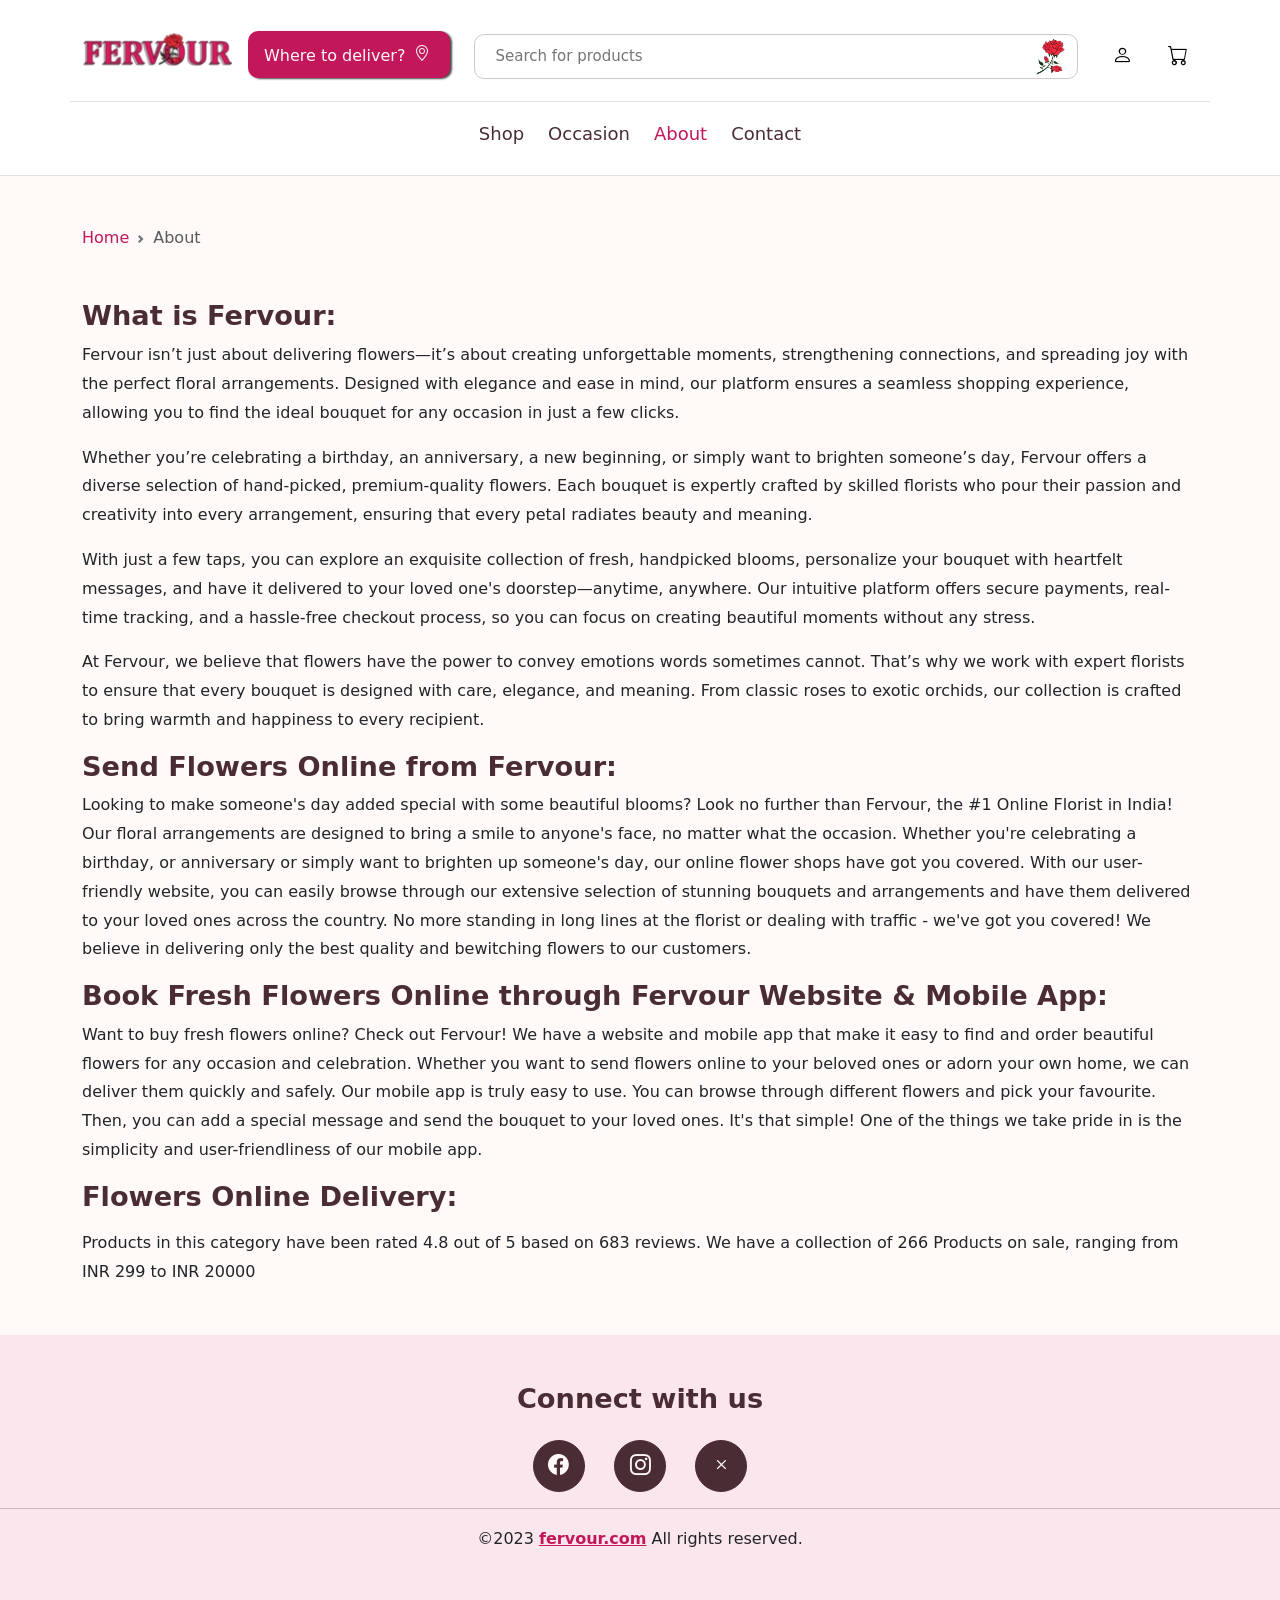
<file: about.html>
<!doctype html>
<html lang="en">

<head>
    <meta charset="utf-8">
    <meta name="viewport" content="width=device-width, initial-scale=1">
    <link rel="icon" type="image/webp" href="images/fe-ico.webp">
    <title>About Fervour | Premium Online Florist in India</title>
    <meta name="description" content="Discover Fervour, India’s trusted online florist crafting premium flower bouquets for every occasion. Learn about our passion for fresh blooms, seamless delivery, and creating unforgettable moments.">

    <link rel="stylesheet" href="https://cdn.jsdelivr.net/npm/bootstrap@5.3.0/dist/css/bootstrap.min.css"
        integrity="sha384-9ndCyUaIbzAi2FUVXJi0CjmCapSmO7SnpJef0486qhLnuZ2cdeRhO02iuK6FUUVM" crossorigin="anonymous">
    <link rel="stylesheet" href="https://cdn.jsdelivr.net/npm/bootstrap-icons@1.10.5/font/bootstrap-icons.css">  

<link rel="stylesheet" href="css/style.css">

<style>
</style>

</head>
<body class="websitebg">

  
<header class="sticky-top">
  <nav class="navbar bg-white border-bottom" id="navbar">

    <!-- ================= ROW 1 ================= -->
    <div class="container d-flex align-items-center justify-content-between py-2">

      <!-- LEFT: LOGO + DELIVERY -->
      <div class="d-flex align-items-center gap-3">
        <a href="index.html" class="navbar-brand m-0">
                 <img
                   src="images/logo.webp"
                   alt="Fervour Logo"
                   width="150"
                   height="90"
                   loading="eager"
                   fetchpriority="high">
        </a>

        <!-- DELIVERY (DESKTOP) -->
        <button
          type="button"
          class="btn  d-none d-lg-block"
          data-bs-toggle="modal"
          data-bs-target="#exampleModal2"
          aria-label="Delivery Location">
          Where to deliver? <i class="bi bi-geo-alt"></i>
        </button>
      </div>

      <!-- CENTER: SEARCH (DESKTOP) -->
      <div class="d-none d-md-block flex-grow-1 px-4">
        <form class="header-form-search" action="/search" method="get">
          <input
            class="formControl"
            type="text"
            name="q"
            title="Search for products, brands"
            placeholder="Search for products"
            autocomplete="off">

          <input type="hidden" name="otracker" value="search">
          <input type="hidden" name="otracker1" value="search">
          <input type="hidden" name="marketplace" value="FLIPKART">
          <input type="hidden" name="as-show" value="on">
          <input type="hidden" name="as" value="off">
        </form>
      </div>


      <!-- RIGHT: DESKTOP ICONS -->
      <div class="d-none d-md-flex align-items-center gap-3">
        <button
          class="sick-icons"
          data-bs-toggle="modal"
          data-bs-target="#exampleModal"
          aria-label="Account">
          <i class="bi bi-person"></i>
        </button>

        <a href="cart.html" class="sick-icons" aria-label="Cart">
          <i class="bi bi-cart"></i>
        </a>
      </div>

      <!-- MOBILE: SEARCH + TOGGLER -->
      <div class="d-flex d-md-none align-items-center gap-2 ms-auto">

        <!-- SEARCH -->
        <button
          class="sick-icons"
          data-bs-toggle="modal"
          data-bs-target="#exampleModal1"
          aria-label="Search">
          <i class="bi bi-search"></i>
        </button>

        <!-- HAMBURGER -->
        <button
          class="navbar-toggler"
          type="button"
          data-bs-toggle="offcanvas"
          data-bs-target="#offcanvasNavbar"
          aria-controls="offcanvasNavbar"
          aria-label="Toggle navigation">
          <span class="navbar-toggler-icon"></span>
        </button>
      </div>

    </div>

    <!-- ================= ROW 2 ================= -->
    <div class="container d-none d-md-flex justify-content-center border-top">
      <ul class="navbar-nav flex-row gap-4 py-2">
        <li class="nav-item"><a class="nav-link" href="shop.html">Shop</a></li>
        <li class="nav-item"><a class="nav-link" href="occasion-main.html">Occasion</a></li>
        <li class="nav-item"><a class="nav-link  active" href="about.html">About</a></li>
        <li class="nav-item"><a class="nav-link" href="contact.html">Contact</a></li>
      </ul>
    </div>

    <!-- ================= OFFCANVAS MOBILE MENU ================= -->
    <div class="offcanvas offcanvas-end d-md-none" tabindex="-1" id="offcanvasNavbar">
      <div class="offcanvas-header">
        <h5 class="offcanvas-title">Menu</h5>
        <button class="btn-close" data-bs-dismiss="offcanvas" aria-label="Close"></button>
      </div>

      <div class="offcanvas-body">
        <ul class="navbar-nav gap-2">
 
          <li class="nav-item"><a class="nav-link " href="index.html">Home</a></li>
          <li class="nav-item"><a class="nav-link" href="shop.html">Shop</a></li>
          <li class="nav-item"><a class="nav-link" href="occasion-main.html">Occasion</a></li>
          <li class="nav-item"><a class="nav-link  active" href="about.html">About</a></li>
          <li class="nav-item"><a class="nav-link" href="contact.html">Contact</a></li>
          <li class="nav-item"><a class="nav-link" href="exotic.html">Exotic</a></li>

          <hr>

          <li class="nav-item"><a class="nav-link" href="#">My Orders</a></li>
          <li class="nav-item"><a class="nav-link" href="cart.html">My Cart</a></li>
          <li class="nav-item"><a class="nav-link" href="#">My Wishlist</a></li>
          <li class="nav-item"><a class="nav-link" href="#">My Account</a></li>

          <hr>

          <li class="nav-item"><a class="nav-link" href="#">Legal</a></li>
          <li class="nav-item"><a class="nav-link" href="#">Log Out</a></li>

        </ul>
      </div>
    </div>

  </nav>
</header>






<main>


  <!-- breadcrumb -->
        <section class="breadcrumb">
             <div class="container py-3">
              <nav style="--bs-breadcrumb-divider: url(&#34;data:image/svg+xml,%3Csvg xmlns='http://www.w3.org/2000/svg' width='8' height='8'%3E%3Cpath d='M2.5 0L1 1.5 3.5 4 1 6.5 2.5 8l4-4-4-4z' fill='%236c757d'/%3E%3C/svg%3E&#34;);" aria-label="breadcrumb">
                  <ol class="breadcrumb">
                    <li class="breadcrumb-item text-primary"><a href="index.html">Home</a></li>
                    <li class="breadcrumb-item active" aria-current="page">About</li>
                  </ol>
                </nav>
           </div>
        </section>
          

        



      <section class="about">
        <div class="container">
          <h2>What is Fervour:</h2>
			    <p> Fervour isn’t just about delivering flowers—it’s about 
					creating unforgettable moments, strengthening connections, and spreading joy
					with the perfect floral arrangements. Designed with elegance and ease in mind, 
					our platform ensures a seamless shopping experience, allowing you to find the 
					ideal bouquet for any occasion in just a few clicks.
			   </p> 
         <p>Whether you’re celebrating a birthday, an anniversary, a new beginning, 
					or simply want to brighten someone’s day, Fervour offers a diverse selection of hand-picked,
					premium-quality flowers. Each bouquet is expertly crafted by skilled florists who pour their
				  passion and creativity into every arrangement, ensuring that every petal radiates beauty and meaning.
				 </p> 
				 <p>With just a few taps, you can explore an exquisite collection of fresh,
					handpicked blooms, personalize your bouquet with heartfelt messages, and have it
					delivered to your loved one's doorstep—anytime, anywhere. Our intuitive platform
				  offers secure payments, real-time tracking, and a hassle-free checkout process,
				  so you can focus on creating beautiful moments without any stress.
				 </p> 
				 <p>At Fervour, we believe that flowers have the power to
				  convey emotions words sometimes cannot. That’s why we work with expert 
				  florists to ensure that every bouquet is designed with care, elegance,
				  and meaning. From classic roses to exotic orchids, our collection is 
				  crafted to bring warmth and happiness to every recipient.
			   </p>	

			   <h2>Send Flowers Online from Fervour:</h2>
			   <p> Looking to make someone's day added special with some beautiful blooms? Look no further
				  than Fervour, the #1 Online Florist in India! Our floral arrangements are designed to
				  bring a smile to anyone's face, no matter what the occasion.
				  Whether you're celebrating a birthday, or anniversary or simply want to brighten up
				  someone's day, our online flower shops have got you covered. With our user-friendly
				  website, you can easily browse through our extensive selection of stunning bouquets and
				  arrangements and have them delivered to your loved ones across the country. No more
				  standing in long lines at the florist or dealing with traffic - we've got you covered!
				  We believe in delivering only the best quality and bewitching flowers to our customers.
			   </p>

			   <h2>Book Fresh Flowers Online through Fervour Website & Mobile App:</h2>
			   <p>Want to buy fresh flowers online? Check out Fervour! We have a website and mobile app
				  that make it easy to find and order beautiful flowers for any occasion and celebration.
				  Whether you want to send flowers online to your beloved ones or adorn your own home, we
				  can deliver them quickly and safely. Our mobile app is truly easy to use.
				  You can browse through different flowers and pick your favourite. Then, you can add a
				  special message and send the bouquet to your loved ones.
				  It's that simple! One of the things we take pride in is the simplicity and
				  user-friendliness of our mobile app.
			   </p>

			   <h2 class="mb-3 text-start">Flowers Online Delivery:</h2>
			   <p>Products in this category have been rated 4.8 out of 5 based on 683 reviews.
				  We have a collection of 266 Products on sale, ranging from INR 299 to INR 20000
			   </p>
        </div>
            
	    </section>  


</main>


           
           

           
<!-- footer -->
<footer class="premium mt-5 py-5">
   <div class="social-container">
  <h2>Connect with us</h2>

  <div class="social-row">
    <a href="#"><i class="bi bi-facebook social-icons"></i></a>
    <a href="#"><i class="bi bi-instagram social-icons"></i></a>
    <a href="#"><i class="bi bi-x social-icons"></i></a>
  </div>
</div>
         <hr>

         <div class="container text-center mt-3 mb-5">
                 ©2023 <a href="index.html" class="bottomtag">fervour.com</a> All rights reserved.
          </div>	   
</footer>	



<!-- modals -->
		  <div class="modal fade" id="exampleModal" tabindex="-1" aria-labelledby="exampleModalLabel" aria-hidden="true">
			  <div class="modal-dialog modal-fullscreen-md-down modal-dialog-centered">
			    <div class="modal-content  py-3">
				    <div class="modal-header p-0 ms-0 pb-3 border-1 border-bottom border-black">
					    <h6>Login</h6>
				    </div>
				    <div class="modal-body">
							<form>
							    <div class="mb-3">
								   <input type="text" name="uname" placeholder="Enter Email"
									  onblur="return validateForm()" required>
								   <span id="errorContact"></span>
                   </div>
	
                   <div class="mb-3">
								   <input type="password" placeholder="Enter Password" name="psw" required>
                   </div>

								   <input type="submit" value="Login">
								   <input type="button" value="Cancel" data-bs-dismiss="modal">

							</form>
				    </div>
				    <div class="modal-footer">
					    <span class="signIn"><a href="#">Sign-in</a></span>
				    </div>
			    </div>
			  </div>
		 </div> 

       <!-- location modal-->
			             <div class="modal fade" id="exampleModal2" tabindex="-1" aria-labelledby="exampleModalLabel" aria-hidden="true">
						     <div class="modal-dialog modal-md modal-dialog-centered">
                                        <div class="modal-content py-3">
                                                         <div class="modal-header m-0 border-1 border-bottom border-black p-0">
                                                                        <h6><i class="bi bi-geo-alt"></i>Location</h6>
                                                         </div>     
                                                         <div class="modal-body p-3">
                                                                      <form>
                                                                                <input type="text" class="form-control" id="locationInput" placeholder="City / Area">

																<div class="mt-3">
                                                                                  <input type="text" class="form-control" id="pincode" placeholder="Pin code">
                                                                                </div>

																<div class="text-end mt-3">
                                                                                    <input type="submit" class="" value="Submit">
                                                                                </div>
														</form>
                                                         </div>
                                        </div>

					          </div>
					   </div>	


     

  <div class="modal fade" id="exampleModal1" tabindex="-1" aria-labelledby="exampleModalLabel" aria-hidden="true">
						<div class="modal-dialog modal-md modal-dialog-centered">
			    <div class="modal-content  py-3">
				   <div class="modal-body">
							 <form class="header-form-search" action="/search" method="get">
          <input
            class="formControl"
            type="text"
            name="q"
            title="Search for products, brands"
            placeholder="Search for products"
            autocomplete="off">

          <input type="hidden" name="otracker" value="search">
          <input type="hidden" name="otracker1" value="search">
          <input type="hidden" name="marketplace" value="FLIPKART">
          <input type="hidden" name="as-show" value="on">
          <input type="hidden" name="as" value="off">
        </form>
				   </div>
			    </div>
			</div>
		 </div> 



 

<script src="js/bootstrap.bundle.min.js"></script>
<script src="js/style.js" defer></script>

</body>
</html>
</file>
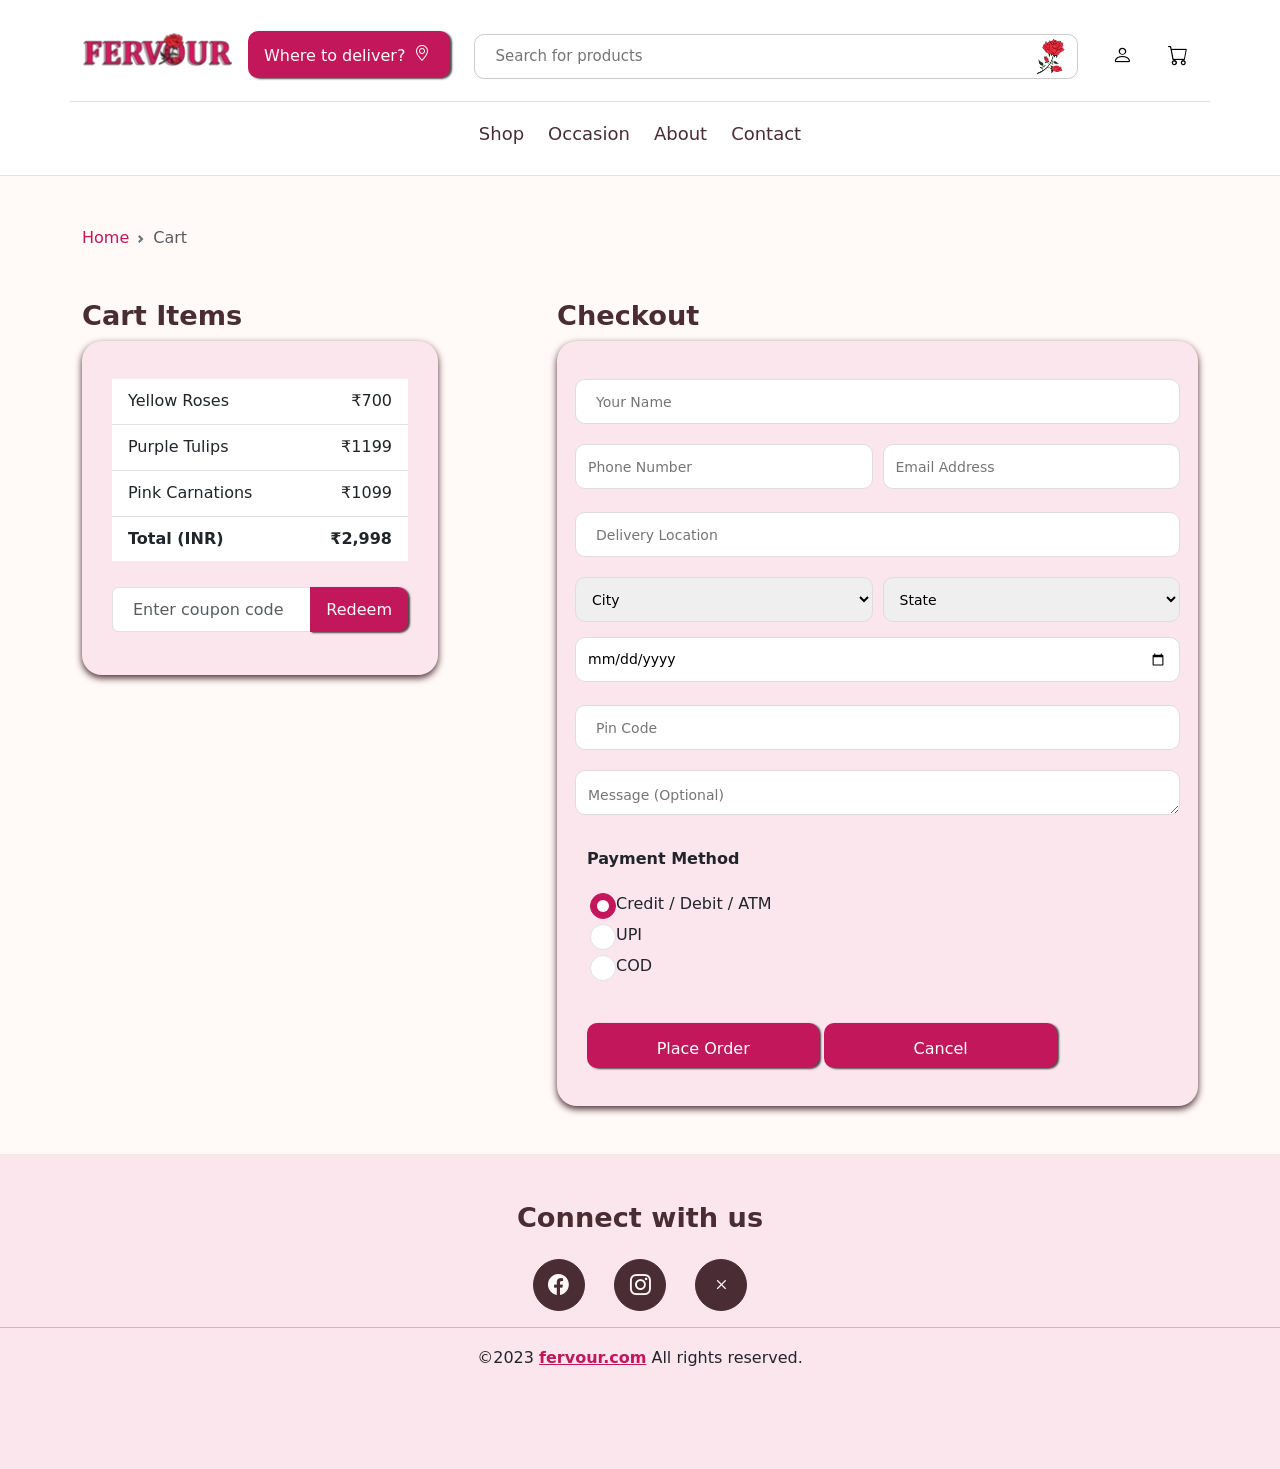
<file: cart.html>
<!doctype html>
<html lang="en">

<head>
    <meta charset="utf-8">
    <meta name="viewport" content="width=device-width, initial-scale=1">
    <link rel="icon" type="image/webp" href="images/fe-ico.webp">
    <title>Your Cart | Secure Checkout – Fervour</title>
    <meta name="description" content="Complete your flower purchase with Fervour’s secure checkout. Review your cart, choose payment options, and enjoy hassle-free flower delivery across India.">

    <link rel="stylesheet" href="https://cdn.jsdelivr.net/npm/bootstrap@5.3.0/dist/css/bootstrap.min.css"
        integrity="sha384-9ndCyUaIbzAi2FUVXJi0CjmCapSmO7SnpJef0486qhLnuZ2cdeRhO02iuK6FUUVM" crossorigin="anonymous">
    <link rel="stylesheet" href="https://cdn.jsdelivr.net/npm/bootstrap-icons@1.10.5/font/bootstrap-icons.css">  

<link rel="stylesheet" href="css/style.css">


<style>

.form-card {
  position: relative;
  background: var(--banner);
  border-radius: 20px;
  padding: 30px;
  box-shadow: 0 3px 7px var( --subheading);
}


.form-card * {
  position: relative;
  z-index: 1;
}



.form-card .row {
  display: flex;
  gap: 15px;
 
}


.form .form-control,
.form .btn {
  margin-top: 10px;
  height: 45px;
  opacity: 1;
}



</style>

</head>
<body class="websitebg">


<header class="sticky-top">
  <nav class="navbar bg-white border-bottom" id="navbar">

    <!-- ================= ROW 1 ================= -->
    <div class="container d-flex align-items-center justify-content-between py-2">

      <!-- LEFT: LOGO + DELIVERY -->
      <div class="d-flex align-items-center gap-3">
        <a href="index.html" class="navbar-brand m-0">
                 <img
                   src="images/logo.webp"
                   alt="Fervour Logo"
                   width="150"
                   height="90"
                   loading="eager"
                   fetchpriority="high">
        </a>

        <!-- DELIVERY (DESKTOP) -->
        <button
          type="button"
          class="btn  d-none d-lg-block"
          data-bs-toggle="modal"
          data-bs-target="#exampleModal2"
          aria-label="Delivery Location">
          Where to deliver? <i class="bi bi-geo-alt"></i>
        </button>
      </div>

      <!-- CENTER: SEARCH (DESKTOP) -->
      <div class="d-none d-md-block flex-grow-1 px-4">
        <form class="header-form-search" action="/search" method="get">
          <input
            class="formControl"
            type="text"
            name="q"
            title="Search for products, brands"
            placeholder="Search for products"
            autocomplete="off">

          <input type="hidden" name="otracker" value="search">
          <input type="hidden" name="otracker1" value="search">
          <input type="hidden" name="marketplace" value="FLIPKART">
          <input type="hidden" name="as-show" value="on">
          <input type="hidden" name="as" value="off">
        </form>
      </div>


      <!-- RIGHT: DESKTOP ICONS -->
      <div class="d-none d-md-flex align-items-center gap-3">
        <button
          class="sick-icons"
          data-bs-toggle="modal"
          data-bs-target="#exampleModal"
          aria-label="Account">
          <i class="bi bi-person"></i>
        </button>

        <a href="cart.html" class="sick-icons" aria-label="Cart">
          <i class="bi bi-cart"></i>
        </a>
      </div>

      <!-- MOBILE: SEARCH + TOGGLER -->
      <div class="d-flex d-md-none align-items-center gap-2 ms-auto">

        <!-- SEARCH -->
        <button
          class="sick-icons"
          data-bs-toggle="modal"
          data-bs-target="#exampleModal1"
          aria-label="Search">
          <i class="bi bi-search"></i>
        </button>

        <!-- HAMBURGER -->
        <button
          class="navbar-toggler"
          type="button"
          data-bs-toggle="offcanvas"
          data-bs-target="#offcanvasNavbar"
          aria-controls="offcanvasNavbar"
          aria-label="Toggle navigation">
          <span class="navbar-toggler-icon"></span>
        </button>
      </div>

    </div>

    <!-- ================= ROW 2 ================= -->
    <div class="container d-none d-md-flex justify-content-center border-top">
      <ul class="navbar-nav flex-row gap-4 py-2">
        <li class="nav-item"><a class="nav-link" href="shop.html">Shop</a></li>
        <li class="nav-item"><a class="nav-link" href="occasion-main.html">Occasion</a></li>
        <li class="nav-item"><a class="nav-link" href="about.html">About</a></li>
        <li class="nav-item"><a class="nav-link" href="contact.html">Contact</a></li>
      </ul>
    </div>

    <!-- ================= OFFCANVAS MOBILE MENU ================= -->
    <div class="offcanvas offcanvas-end d-md-none" tabindex="-1" id="offcanvasNavbar">
      <div class="offcanvas-header">
        <h5 class="offcanvas-title">Menu</h5>
        <button class="btn-close" data-bs-dismiss="offcanvas" aria-label="Close"></button>
      </div>

      <div class="offcanvas-body">
        <ul class="navbar-nav gap-2">

          <li class="nav-item"><a class="nav-link" href="index.html">Home</a></li>
          <li class="nav-item"><a class="nav-link" href="shop.html">Shop</a></li>
          <li class="nav-item"><a class="nav-link" href="occasion-main.html">Occasion</a></li>
          <li class="nav-item"><a class="nav-link" href="about.html">About</a></li>
          <li class="nav-item"><a class="nav-link" href="contact.html">Contact</a></li>
          <li class="nav-item"><a class="nav-link" href="exotic.html">Exotic</a></li>

          <hr>

          <li class="nav-item"><a class="nav-link" href="#">My Orders</a></li>
          <li class="nav-item"><a class="nav-link active" href="cart.html">My Cart</a></li>
          <li class="nav-item"><a class="nav-link" href="#">My Wishlist</a></li>
          <li class="nav-item"><a class="nav-link" href="#">My Account</a></li>

          <hr>

          <li class="nav-item"><a class="nav-link" href="#">Legal</a></li>
          <li class="nav-item"><a class="nav-link" href="#">Log Out</a></li>

        </ul>
      </div>
    </div>

  </nav>
</header>





<main>    
<!-- breadcrumb -->
        <section class="breadcrumb">
             <div class="container py-3">
              <nav style="--bs-breadcrumb-divider: url(&#34;data:image/svg+xml,%3Csvg xmlns='http://www.w3.org/2000/svg' width='8' height='8'%3E%3Cpath d='M2.5 0L1 1.5 3.5 4 1 6.5 2.5 8l4-4-4-4z' fill='%236c757d'/%3E%3C/svg%3E&#34;);" aria-label="breadcrumb">
                  <ol class="breadcrumb">
                    <li class="breadcrumb-item text-primary"><a href="index.html">Home</a></li>
                    <li class="breadcrumb-item active" aria-current="page">Cart</li>
                  </ol>
                </nav>
           </div>
        </section>
     



<section class="flower-contact">
  <div class="container">
    <div class="row g-4">

      <!-- Cart Items (Left) -->
      <div class="col-12 col-lg-4">
        <h2>Cart Items</h2>
        <div class="form-card text-start">
          <div class="card-body py-2">
            <ul class="list-group list-group-flush mb-3">
              <li class="list-group-item d-flex justify-content-between">
                Yellow Roses <span>&#8377;700</span>
              </li>
              <li class="list-group-item d-flex justify-content-between">
                Purple Tulips <span>&#8377;1199</span>
              </li>
              <li class="list-group-item d-flex justify-content-between">
                Pink Carnations <span>&#8377;1099</span>
              </li>
              <li class="list-group-item d-flex justify-content-between fw-bold">
                Total (INR) <span>&#8377;2,998</span>
              </li>
            </ul>
            
             <form class="form">
              <div class="input-group">
                <input 
                  type="text" class="form-control" placeholder="Enter coupon code" required/>
                <button class="btn" type="submit">Redeem</button>
              </div>
            </form>
            
          </div>
        </div>
      </div>

      <!-- Checkout Form (Right) -->
      <div class="col-12 col-lg-7 ms-auto">
        <h2>Checkout</h2>
        <div class="form-card">
          <form id="order" class="form active">
            <div class="row">
              <!-- Name -->
              <input type="text" placeholder="Your Name" required />

              <!-- Phone & Email -->
              <div class="row-inline">
                <input type="tel" placeholder="Phone Number" required />
                <input type="email" placeholder="Email Address" required />
              </div>

              <!-- Delivery Location -->
              <input type="text" placeholder="Delivery Location" required />

              <!-- City & State -->
              <div class="row-inline">
                <select required>
                  <option selected disabled>City</option>
                  <option>Delhi</option>
                  <option>Mumbai</option>
                  <option>Bengaluru</option>
                  <option>Chennai</option>
                  <option>Kolkata</option>
                  <option>Hyderabad</option>
                  <option>Pune</option>
                  <option>Ahmedabad</option>
                </select>

                <select required>
                  <option selected disabled>State</option>
                   <option>Delhi (NCT)</option>
                   <option>Maharashtra</option>
                   <option>Karnataka</option>
                   <option>Tamil Nadu</option>
                   <option>Gujarat</option>
                   <option>Rajasthan</option>
                   <option>West Bengal</option>
                   <option>Punjab</option>
                   <option>Kerala</option>
                   <option>Goa</option>
                </select>
              </div>

              <!-- Date & Pin Code -->
              <input type="date" required />
              <input type="text" placeholder="Pin Code" required />

              <!-- Optional Message -->
              <textarea rows="4" placeholder="Message (Optional)"></textarea>

              <!-- Payment Section -->
              <div class="payment-section">
                <p><strong>Payment Method</strong></p>
                <div class="form-check">
                  <input class="form-check-input" type="radio" name="paymentMethod" id="creditCard" checked>
                  <label class="form-check-label" for="creditCard">Credit / Debit / ATM</label>
                </div>
                <div class="form-check">
                  <input class="form-check-input" type="radio" name="paymentMethod" id="upi">
                  <label class="form-check-label" for="upi">UPI</label>
                </div>
                <div class="form-check">
                  <input class="form-check-input" type="radio" name="paymentMethod" id="cod">
                  <label class="form-check-label" for="cod">COD</label>
                </div>
              </div>

              <!-- Form Buttons -->
              <div class="form-buttons mt-3">
                <input type="submit" value="Place Order" class="btn">
                <a href="index.html"><input type="button" value="Cancel" class="btn"></a>
              </div>

            </div>
          </form>
        </div>
      </div>

    </div>
  </div>
</section>



        
            </main>


           
           

           
<!-- footer -->
<footer class="premium mt-5 py-5">
   <div class="social-container">
  <h2>Connect with us</h2>

  <div class="social-row">
    <a href="#"><i class="bi bi-facebook social-icons"></i></a>
    <a href="#"><i class="bi bi-instagram social-icons"></i></a>
    <a href="#"><i class="bi bi-x social-icons"></i></a>
  </div>
</div>
         <hr>

         <div class="container text-center mt-3 mb-5">
                 ©2023 <a href="index.html" class="bottomtag">fervour.com</a> All rights reserved.
          </div>	   
</footer>	


<!-- modals -->
		  <div class="modal fade" id="exampleModal" tabindex="-1" aria-labelledby="exampleModalLabel" aria-hidden="true">
			  <div class="modal-dialog modal-fullscreen-md-down modal-dialog-centered">
			    <div class="modal-content  py-3">
				    <div class="modal-header p-0 ms-0 pb-3 border-1 border-bottom border-black">
					    <h6>Login</h6>
				    </div>
				    <div class="modal-body">
							<form>
							    <div class="mb-3">
								   <input type="text" name="uname" placeholder="Enter Email"
									  onblur="return validateForm()" required>
								   <span id="errorContact"></span>
                   </div>
	
                   <div class="mb-3">
								   <input type="password" placeholder="Enter Password" name="psw" required>
                   </div>

								   <input type="submit" value="Login">
								   <input type="button" value="Cancel" data-bs-dismiss="modal">

							</form>
				    </div>
				    <div class="modal-footer">
					    <span class="signIn"><a href="#">Sign-in</a></span>
				    </div>
			    </div>
			  </div>
		 </div> 

     
       <!-- location modal-->
			             <div class="modal fade" id="exampleModal2" tabindex="-1" aria-labelledby="exampleModalLabel" aria-hidden="true">
						     <div class="modal-dialog modal-md modal-dialog-centered">
                                        <div class="modal-content py-3">
                                                         <div class="modal-header m-0 border-1 border-bottom border-black p-0">
                                                                        <h6><i class="bi bi-geo-alt"></i>Location</h6>
                                                         </div>     
                                                         <div class="modal-body p-3">
                                                                      <form>
                                                                                <input type="text" class="form-control" id="locationInput" placeholder="City / Area">

																<div class="mt-3">
                                                                                  <input type="text" class="form-control" id="pincode" placeholder="Pin code">
                                                                                </div>

																<div class="text-end mt-3">
                                                                                    <input type="submit" class="" value="Submit">
                                                                                </div>
														</form>
                                                         </div>
                                        </div>

					          </div>
					   </div>	



  <div class="modal fade" id="exampleModal1" tabindex="-1" aria-labelledby="exampleModalLabel" aria-hidden="true">
						<div class="modal-dialog modal-md modal-dialog-centered">
			    <div class="modal-content  py-3">
				   <div class="modal-body">
						 <form class="header-form-search" action="/search" method="get">
          <input
            class="formControl"
            type="text"
            name="q"
            title="Search for products, brands"
            placeholder="Search for products"
            autocomplete="off">

          <input type="hidden" name="otracker" value="search">
          <input type="hidden" name="otracker1" value="search">
          <input type="hidden" name="marketplace" value="FLIPKART">
          <input type="hidden" name="as-show" value="on">
          <input type="hidden" name="as" value="off">
        </form>
				   </div>
			    </div>
			</div>
		 </div> 
 

<script src="js/bootstrap.bundle.min.js"></script>
<script src="js/style.js" defer></script>

</body>
</html>
</file>
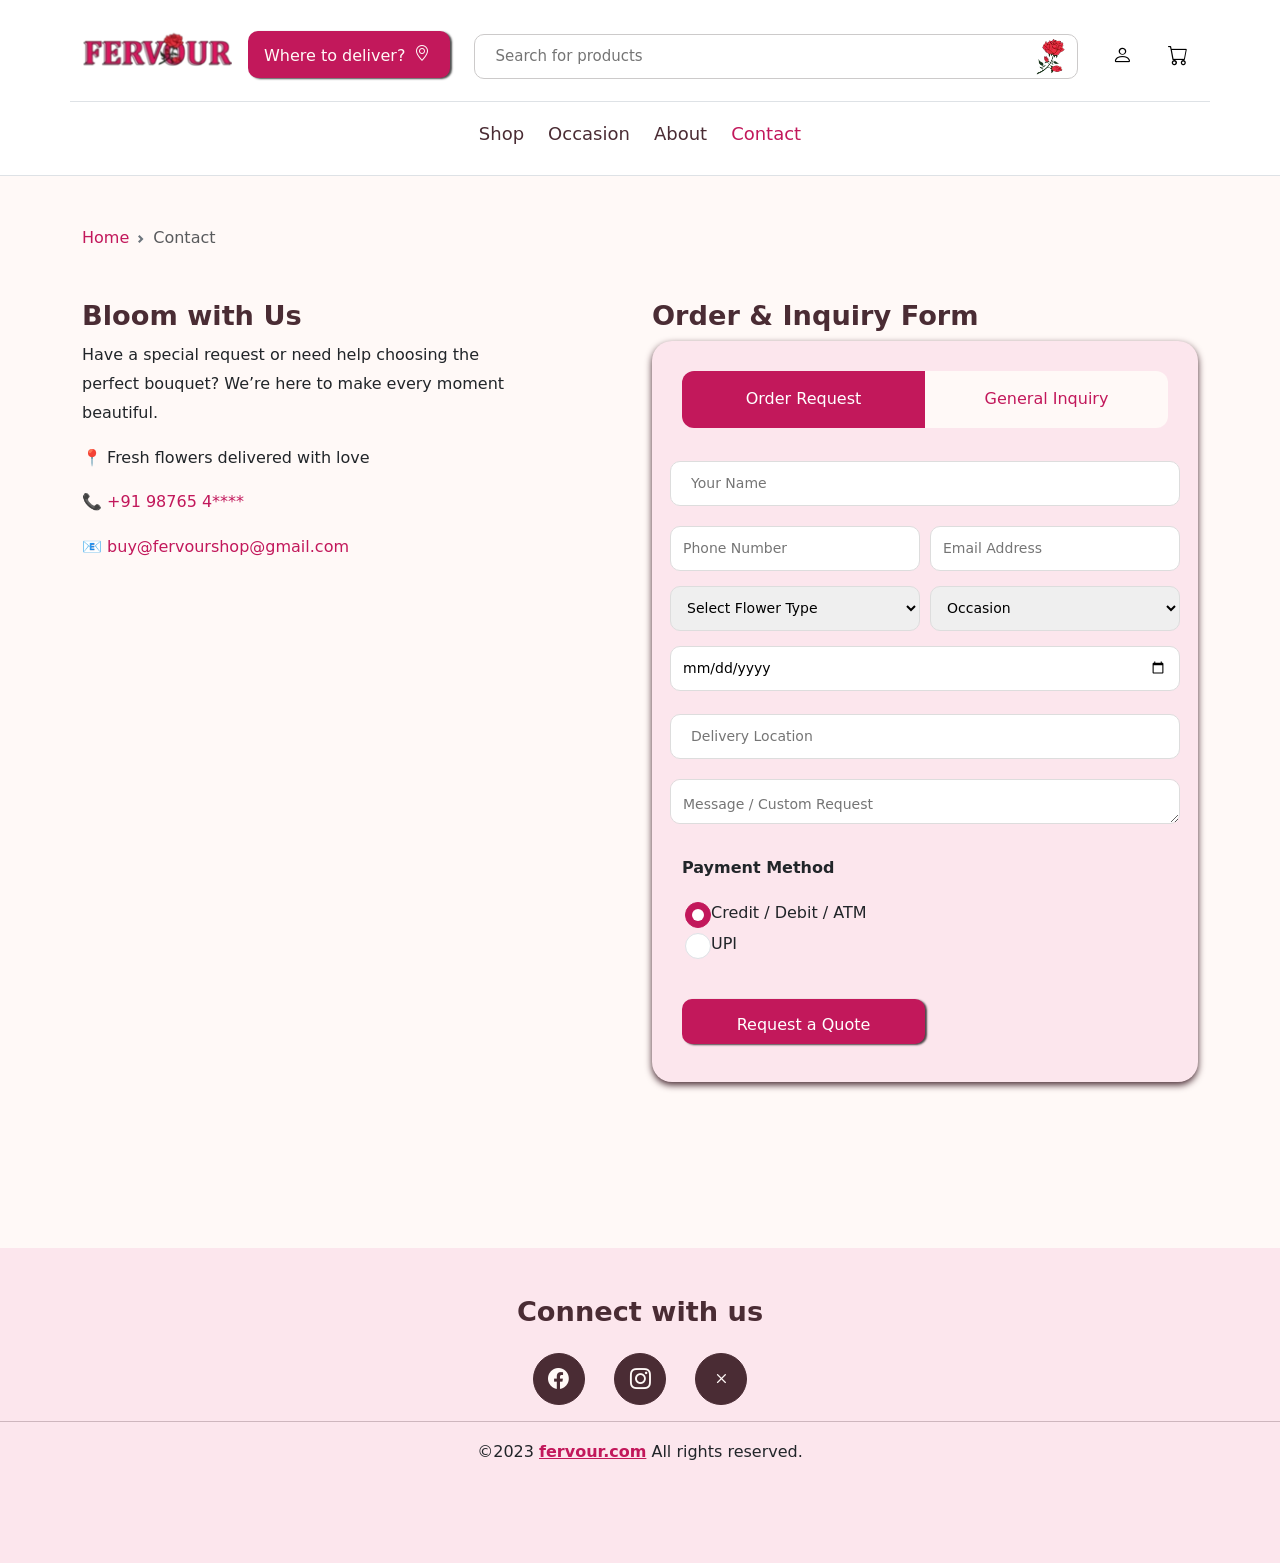
<file: contact.html>
<!doctype html>
<html lang="en">

<head>
    <meta charset="utf-8">
    <meta name="viewport" content="width=device-width, initial-scale=1">
    <link rel="icon" type="image/webp" href="images/fe-ico.webp">
    <title>Contact Fervour | Order Flowers & Customer Support</title>
<meta name="description" content="Contact Fervour for flower orders, custom bouquets, bulk requests, or support. Reach us easily through our order and inquiry form for fresh flower delivery across India.">

    <link rel="stylesheet" href="https://cdn.jsdelivr.net/npm/bootstrap@5.3.0/dist/css/bootstrap.min.css"
        integrity="sha384-9ndCyUaIbzAi2FUVXJi0CjmCapSmO7SnpJef0486qhLnuZ2cdeRhO02iuK6FUUVM" crossorigin="anonymous">
    <link rel="stylesheet" href="https://cdn.jsdelivr.net/npm/bootstrap-icons@1.10.5/font/bootstrap-icons.css">  

<link rel="stylesheet" href="css/style.css">

<style>  
.flower-contact .container{
  min-height: 100vh;
  display: flex;
  gap: 40px;
  
}


h1 {
  font-size: 3.3rem;
  color: var(--headingcta);
  font-weight: bold;
}

.form-card {
  position: relative;
  background: var(--banner);
  border-radius: 20px;
  padding: 30px;
  box-shadow: 0 3px 7px var( --subheading);
  overflow: hidden;
}

.form-card * {
  position: relative;
  z-index: 1;
}

/* Tabs */
.tabs {
  display: flex;
  background: var(--bg1);
  border-radius: 12px;
  margin-bottom: 25px;
  overflow: hidden;
}

.tab {
  flex: 1;
  padding: 14px;
  border: none;
  background: transparent;
  cursor: pointer;
  font-weight: 500;
  color:var(--headingcta);
}

.tab.active {
  background: var(--headingcta);
  color: #fff;
}


/* Forms */
.form {
  display: none;
}

.form.active {
  display: block;
}

.flower-form  .row {
  display: flex;
  gap: 15px;
}

.form .btn {
  opacity: 1;
}













/* ===== MOBILE FIX ===== */
@media (max-width: 1280px) and (min-width: 1025px){

  section .flower-contact{
    margin-top: 7rem;
}

  .flower-contact .container {
     align-items: start;
  justify-content: start;
    width: 100%;
  }
}


/* ===== MOBILE FIX ===== */
@media (max-width: 1024px) {



  .flower-contact .container {
    flex-direction: column;
     align-items: start;
  justify-content: start;
    width: 100%;
  }

  .flower-info,
  .flower-form {
    width: 100%;
    max-width: 100%;
  }

  .row {
    flex-direction: column;
  }

    h1 {
  font-size: 2rem
  }
}

</style>

</head>
<body class="websitebg">


<header class="sticky-top">
  <nav class="navbar bg-white border-bottom" id="navbar">

    <!-- ================= ROW 1 ================= -->
    <div class="container d-flex align-items-center justify-content-between py-2">

      <!-- LEFT: LOGO + DELIVERY -->
      <div class="d-flex align-items-center gap-3">
         <a href="index.html" class="navbar-brand m-0">
                 <img
                   src="images/logo.webp"
                   alt="Fervour Logo"
                   width="150"
                   height="90"
                   loading="eager"
                   fetchpriority="high">
        </a>

        <!-- DELIVERY (DESKTOP) -->
        <button
          type="button"
          class="btn  d-none d-lg-block"
          data-bs-toggle="modal"
          data-bs-target="#exampleModal2"
          aria-label="Delivery Location">
          Where to deliver? <i class="bi bi-geo-alt"></i>
        </button>
      </div>

      <!-- CENTER: SEARCH (DESKTOP) -->
      <div class="d-none d-md-block flex-grow-1 px-4">
        <form class="header-form-search" action="/search" method="get">
          <input
            class="formControl"
            type="text"
            name="q"
            title="Search for products, brands"
            placeholder="Search for products"
            autocomplete="off">

          <input type="hidden" name="otracker" value="search">
          <input type="hidden" name="otracker1" value="search">
          <input type="hidden" name="marketplace" value="FLIPKART">
          <input type="hidden" name="as-show" value="on">
          <input type="hidden" name="as" value="off">
        </form>
      </div>


      <!-- RIGHT: DESKTOP ICONS -->
      <div class="d-none d-md-flex align-items-center gap-3">
        <button
          class="sick-icons"
          data-bs-toggle="modal"
          data-bs-target="#exampleModal"
          aria-label="Account">
          <i class="bi bi-person"></i>
        </button>

        <a href="cart.html" class="sick-icons" aria-label="Cart">
          <i class="bi bi-cart"></i>
        </a>
      </div>

      <!-- MOBILE: SEARCH + TOGGLER -->
      <div class="d-flex d-md-none align-items-center gap-2 ms-auto">

        <!-- SEARCH -->
        <button
          class="sick-icons"
          data-bs-toggle="modal"
          data-bs-target="#exampleModal1"
          aria-label="Search">
          <i class="bi bi-search"></i>
        </button>

        <!-- HAMBURGER -->
        <button
          class="navbar-toggler"
          type="button"
          data-bs-toggle="offcanvas"
          data-bs-target="#offcanvasNavbar"
          aria-controls="offcanvasNavbar"
          aria-label="Toggle navigation">
          <span class="navbar-toggler-icon"></span>
        </button>
      </div>

    </div>

    <!-- ================= ROW 2 ================= -->
    <div class="container d-none d-md-flex justify-content-center border-top">
      <ul class="navbar-nav flex-row gap-4 py-2">
        <li class="nav-item"><a class="nav-link" href="shop.html">Shop</a></li>
        <li class="nav-item"><a class="nav-link" href="occasion-main.html">Occasion</a></li>
        <li class="nav-item"><a class="nav-link" href="about.html">About</a></li>
        <li class="nav-item"><a class="nav-link active" href="contact.html">Contact</a></li>
      </ul>
    </div>

    <!-- ================= OFFCANVAS MOBILE MENU ================= -->
    <div class="offcanvas offcanvas-end d-md-none" tabindex="-1" id="offcanvasNavbar">
      <div class="offcanvas-header">
        <h5 class="offcanvas-title">Menu</h5>
        <button class="btn-close" data-bs-dismiss="offcanvas" aria-label="Close"></button>
      </div>

      <div class="offcanvas-body">
        <ul class="navbar-nav gap-2">
 
          <li class="nav-item"><a class="nav-link" href="index.html">Home</a></li>
          <li class="nav-item"><a class="nav-link" href="shop.html">Shop</a></li>
          <li class="nav-item"><a class="nav-link" href="occasion-main.html">Occasion</a></li>
          <li class="nav-item"><a class="nav-link" href="about.html">About</a></li>
          <li class="nav-item"><a class="nav-link active" href="contact.html">Contact</a></li>
          <li class="nav-item"><a class="nav-link" href="exotic.html">Exotic</a></li>

          <hr>

          <li class="nav-item"><a class="nav-link" href="#">My Orders</a></li>
          <li class="nav-item"><a class="nav-link" href="cart.html">My Cart</a></li>
          <li class="nav-item"><a class="nav-link" href="#">My Wishlist</a></li>
          <li class="nav-item"><a class="nav-link" href="#">My Account</a></li>

          <hr>

          <li class="nav-item"><a class="nav-link" href="#">Legal</a></li>
          <li class="nav-item"><a class="nav-link" href="#">Log Out</a></li>

        </ul>
      </div>
    </div>

  </nav>
</header>







<main>

   <!-- breadcrumb -->
        <section class="breadcrumb">
             <div class="container py-3">
              <nav style="--bs-breadcrumb-divider: url(&#34;data:image/svg+xml,%3Csvg xmlns='http://www.w3.org/2000/svg' width='8' height='8'%3E%3Cpath d='M2.5 0L1 1.5 3.5 4 1 6.5 2.5 8l4-4-4-4z' fill='%236c757d'/%3E%3C/svg%3E&#34;);" aria-label="breadcrumb">
                  <ol class="breadcrumb">
                    <li class="breadcrumb-item text-primary"><a href="index.html">Home</a></li>
                    <li class="breadcrumb-item active" aria-current="page">Contact</li>
                  </ol>
                </nav>
           </div>
        </section>




<section class="flower-contact">
  <div class="container">
    <div class="row">

      <!-- Flower Info Section -->
      <div class="flower-info col-12 col-md-5">
        <h2>Bloom with Us</h2>
        <p>
          Have a special request or need help choosing the perfect bouquet?
          We’re here to make every moment beautiful.
        </p>

        <div class="info">
          <p>📍 Fresh flowers delivered with love</p>
          <p><a href="tel:+91987654****">📞 +91 98765 4****</a></p>
          <p><a href="mailto:buy@fervourshop@gmail.com">📧 buy@fervourshop@gmail.com</a></p>
        </div>
      </div>

      <!-- Flower Form Section -->
      <div class="flower-form  col-12 col-md-6 ms-auto">
        <h2>Order & Inquiry Form</h2>

        <div class="form-card">
          <!-- Tabs -->
          <div class="tabs">
            <button class="tab active" data-tab="order">Order Request</button>
            <button class="tab" data-tab="inquiry">General Inquiry</button>
          </div>

          <!-- Order Request Form -->
          <form id="order" class="form active">
            <div class="row">
              <input type="text" placeholder="Your Name" required />

              <!-- Phone & Email -->
              <div class="row-inline">
                <input type="tel" placeholder="Phone Number" required />
                <input type="email" placeholder="Email Address" required />
              </div>

              <!-- Flower Type & Occasion -->
              <div class="row-inline">
                <select required>
                  <option selected disabled>Select Flower Type</option>
                  <option>Roses</option>
                  <option>Lilies</option>
                  <option>Orchids</option>
                  <option>Carnations</option>
                  <option>Custom Arrangement</option>
                </select>

                <select required>
                  <option selected disabled>Occasion</option>
                  <option>Birthday</option>
                  <option>Anniversary</option>
                  <option>Wedding</option>
                  <option>Funeral</option>
                  <option>Valentine’s Day</option>
                </select>
              </div>

              <!-- Date & Delivery Location -->
              <input type="date" required />
              <input type="text" placeholder="Delivery Location" required />

              <!-- Message -->
              <textarea rows="4" placeholder="Message / Custom Request"></textarea>

              <!-- Payment Section -->
              <div class="payment-section">
                <p><strong>Payment Method</strong></p>
                <div class="form-check">
                  <input class="form-check-input" type="radio" name="paymentMethod" id="creditCard" checked>
                  <label class="form-check-label" for="creditCard">Credit / Debit / ATM</label>
                </div>
                <div class="form-check">
                  <input class="form-check-input" type="radio" name="paymentMethod" id="upi">
                  <label class="form-check-label" for="upi">UPI</label>
                </div>
              </div>

              <!-- Submit Button -->
              <div class="form-buttons mt-3 ">
                <input type="submit" value="Request a Quote" class="btn w-50 w-lg-auto">
              </div>
            </div>
          </form>

          <!-- General Inquiry Form -->
          <form id="inquiry" class="form">
            <div class="row">
              <input type="text" placeholder="Your Name" required />
              <input type="email" placeholder="Email Address" required />

              <select required>
                <option selected disabled>Inquiry Type</option>
                <option>Order Status</option>
                <option>Custom Order</option>
                <option>Bulk Order</option>
                <option>Event</option>
                <option>Partnership / Business</option>
                <option>Other</option>
              </select>

              <textarea rows="4" placeholder="Your Message" name="message"></textarea>

              <div class="form-buttons mt-3">
                <input type="submit" value="Send Inquiry" class="btn w-50 w-lg-auto">
              </div>
             
            </div>
          </form>

        </div>
      </div>

    </div>
  </div>
</section>



</main>


           
           

           
<!-- footer -->
<footer class="premium mt-5 py-5">
   <div class="social-container">
  <h2>Connect with us</h2>

  <div class="social-row">
    <a href="#"><i class="bi bi-facebook social-icons"></i></a>
    <a href="#"><i class="bi bi-instagram social-icons"></i></a>
    <a href="#"><i class="bi bi-x social-icons"></i></a>
  </div>
</div>
         <hr>

         <div class="container text-center mt-3 mb-5">
                 ©2023 <a href="index.html" class="bottomtag">fervour.com</a> All rights reserved.
          </div>	   
</footer>	


<!-- modals -->
		 <div class="modal fade" id="exampleModal" tabindex="-1" aria-labelledby="exampleModalLabel" aria-hidden="true">
			  <div class="modal-dialog modal-fullscreen-md-down modal-dialog-centered">
			    <div class="modal-content  py-3">
				    <div class="modal-header p-0 ms-0 pb-3 border-1 border-bottom border-black">
					    <h6>Login</h6>
				    </div>
				    <div class="modal-body">
							<form>
							    <div class="mb-3">
								   <input type="text" name="uname" placeholder="Enter Email"
									  onblur="return validateForm()" required>
								   <span id="errorContact"></span>
                   </div>
	
                   <div class="mb-3">
								   <input type="password" placeholder="Enter Password" name="psw" required>
                   </div>

								   <input type="submit" value="Login">
								   <input type="button" value="Cancel" data-bs-dismiss="modal">

							</form>
				    </div>
				    <div class="modal-footer">
					    <span class="signIn"><a href="#">Sign-in</a></span>
				    </div>
			    </div>
			  </div>
		 </div> 

       <!-- location modal-->
			             <div class="modal fade" id="exampleModal2" tabindex="-1" aria-labelledby="exampleModalLabel" aria-hidden="true">
						     <div class="modal-dialog modal-md modal-dialog-centered">
                                        <div class="modal-content py-3">
                                                         <div class="modal-header m-0 border-1 border-bottom border-black p-0">
                                                                        <h6><i class="bi bi-geo-alt"></i>Location</h6>
                                                         </div>     
                                                         <div class="modal-body p-3">
                                                                      <form>
                                                                                <input type="text" class="form-control" id="locationInput" placeholder="City / Area">

																<div class="mt-3">
                                                                                  <input type="text" class="form-control" id="pincode" placeholder="Pin code">
                                                                                </div>

																<div class="text-end mt-3">
                                                                                    <input type="submit" class="" value="Submit">
                                                                                </div>
														</form>
                                                         </div>
                                        </div>

					          </div>
					   </div>	



  <div class="modal fade" id="exampleModal1" tabindex="-1" aria-labelledby="exampleModalLabel" aria-hidden="true">
					<div class="modal-dialog modal-md modal-dialog-centered">
			    <div class="modal-content  py-3">
				   <div class="modal-body">
							 <form class="header-form-search" action="/search" method="get">
          <input
            class="formControl"
            type="text"
            name="q"
            title="Search for products, brands"
            placeholder="Search for products"
            autocomplete="off">

          <input type="hidden" name="otracker" value="search">
          <input type="hidden" name="otracker1" value="search">
          <input type="hidden" name="marketplace" value="FLIPKART">
          <input type="hidden" name="as-show" value="on">
          <input type="hidden" name="as" value="off">
        </form>
				   </div>
			    </div>
			</div>
		 </div> 

 

<script src="https://cdnjs.cloudflare.com/ajax/libs/jquery/3.6.0/jquery.min.js"></script>
<script src="js/bootstrap.bundle.min.js"></script>
<script src="js/style.js" defer></script>

</body>
</html>
</file>
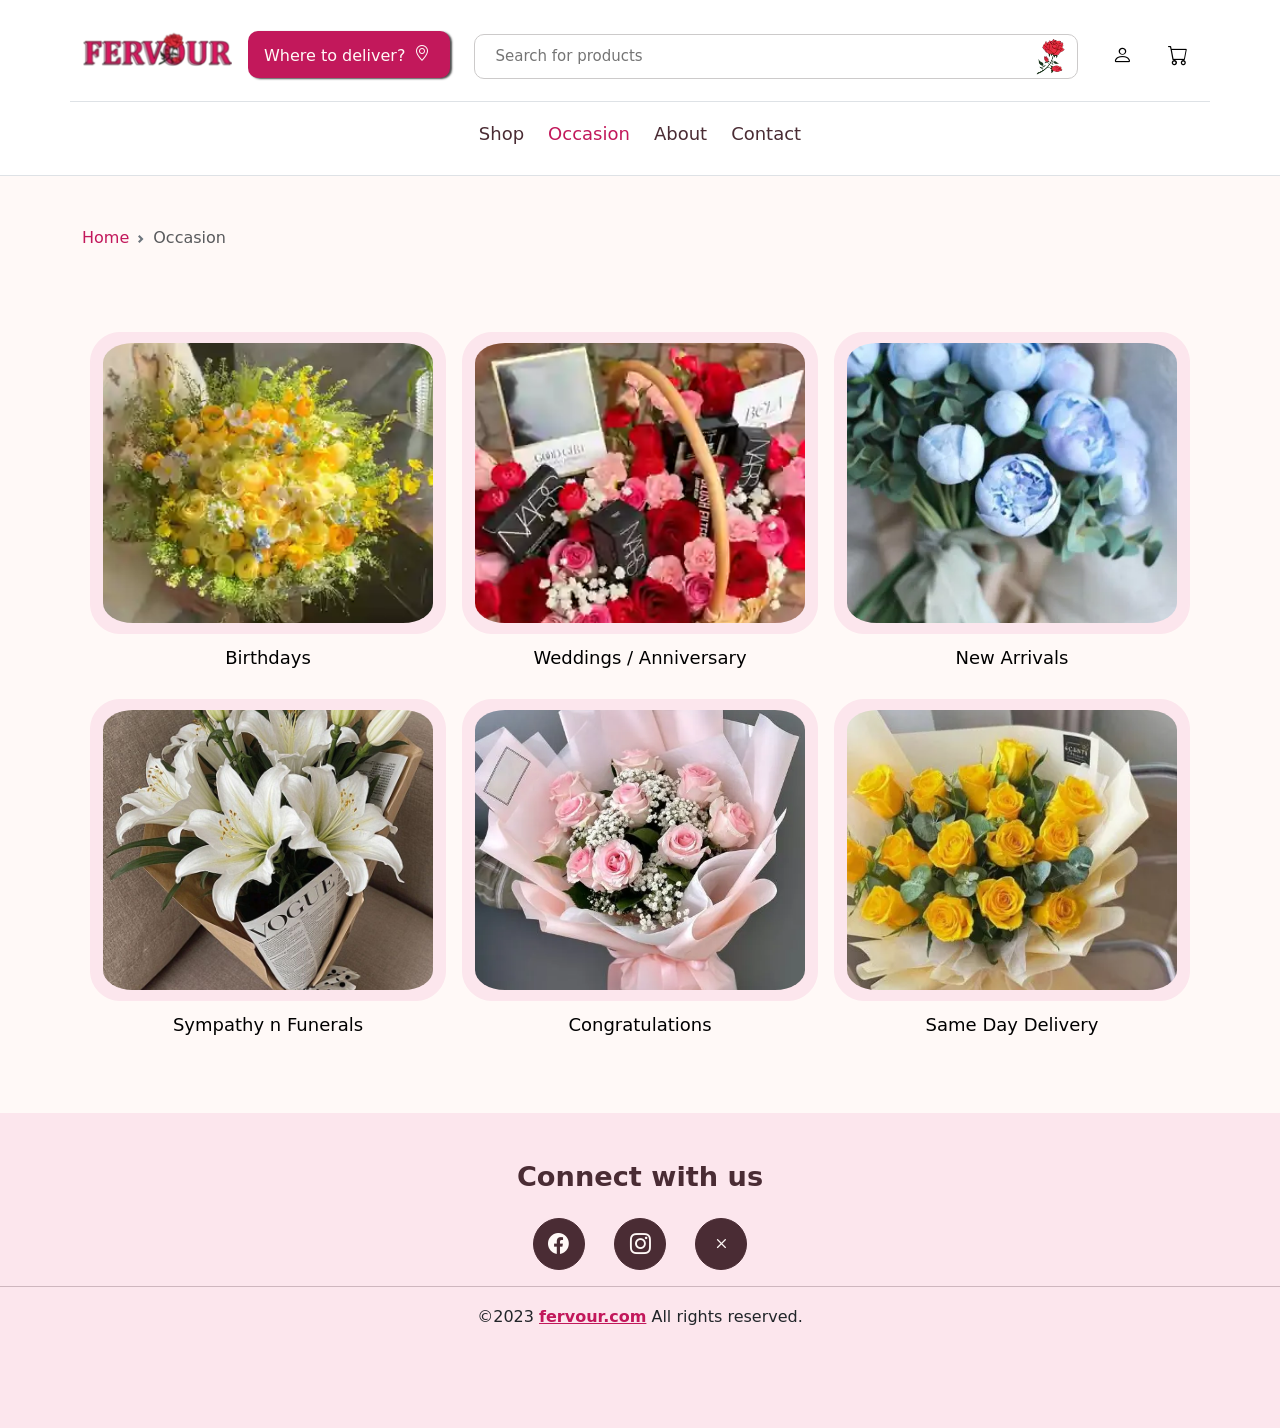
<file: occasion-main.html>
<!doctype html>
<html lang="en">

<head>
    <meta charset="utf-8">
    <meta name="viewport" content="width=device-width, initial-scale=1">
    <link rel="icon" type="image/webp" href="images/fe-ico.webp">
    <title>Send Flowers for Every Occasion Online | Fervour</title>
    <meta name="description" content="Send flowers online for birthdays, weddings, anniversaries, sympathy & more. Explore occasion-based flower collections at Fervour with fresh delivery across India.">

    <link rel="stylesheet" href="https://cdn.jsdelivr.net/npm/bootstrap@5.3.0/dist/css/bootstrap.min.css"
        integrity="sha384-9ndCyUaIbzAi2FUVXJi0CjmCapSmO7SnpJef0486qhLnuZ2cdeRhO02iuK6FUUVM" crossorigin="anonymous">
    <link rel="stylesheet" href="https://cdn.jsdelivr.net/npm/bootstrap-icons@1.10.5/font/bootstrap-icons.css">  

<link rel="stylesheet" href="css/style.css">

<style>


    .occasionoptbg{
	  border-radius: 20px;	
      padding:0 20px;
      }


/* image container */
.nav-item .container {
  overflow: hidden;
  background: var(--banner);
  border-radius: 30px;
    border: 1px solid var(--banner);
}

/* base image */
.occasionopt {
  width: 100%;
  height: 300px;
  padding:10px 0px;
  object-fit: cover;
  border-radius: 30px;
  transition: transform 0.6s ease;
}

/* zoom-in on hover */
.nav-item:hover .occasionopt {
  transform: scale(1.1);
}


  
</style>
</head>
<body class="websitebg">


<header class="sticky-top">
  <nav class="navbar bg-white border-bottom" id="navbar">

    <!-- ================= ROW 1 ================= -->
    <div class="container d-flex align-items-center justify-content-between py-2">

      <!-- LEFT: LOGO + DELIVERY -->
      <div class="d-flex align-items-center gap-3">
         <a href="index.html" class="navbar-brand m-0">
                 <img
                   src="images/logo.webp"
                   alt="Fervour Logo"
                   width="150"
                   height="90"
                   loading="eager"
                   fetchpriority="high">
        </a>

        <!-- DELIVERY (DESKTOP) -->
        <button
          type="button"
          class="btn  d-none d-lg-block"
          data-bs-toggle="modal"
          data-bs-target="#exampleModal2"
          aria-label="Delivery Location">
          Where to deliver? <i class="bi bi-geo-alt"></i>
        </button>
      </div>

      <!-- CENTER: SEARCH (DESKTOP) -->
      <div class="d-none d-md-block flex-grow-1 px-4">
        <form class="header-form-search" action="/search" method="get">
          <input
            class="formControl"
            type="text"
            name="q"
            title="Search for products"
            placeholder="Search for products"
            autocomplete="off">

          <input type="hidden" name="otracker" value="search">
          <input type="hidden" name="otracker1" value="search">
          <input type="hidden" name="marketplace" value="FLIPKART">
          <input type="hidden" name="as-show" value="on">
          <input type="hidden" name="as" value="off">
        </form>
      </div>


      <!-- RIGHT: DESKTOP ICONS -->
      <div class="d-none d-md-flex align-items-center gap-3">
        <button
          class="sick-icons"
          data-bs-toggle="modal"
          data-bs-target="#exampleModal"
          aria-label="Account">
          <i class="bi bi-person"></i>
        </button>

        <a href="cart.html" class="sick-icons" aria-label="Cart">
          <i class="bi bi-cart"></i>
        </a>
      </div>

      <!-- MOBILE: SEARCH + TOGGLER -->
      <div class="d-flex d-md-none align-items-center gap-2 ms-auto">

        <!-- SEARCH -->
        <button
          class="sick-icons"
          data-bs-toggle="modal"
          data-bs-target="#exampleModal1"
          aria-label="Search">
          <i class="bi bi-search"></i>
        </button>

        <!-- HAMBURGER -->
        <button
          class="navbar-toggler"
          type="button"
          data-bs-toggle="offcanvas"
          data-bs-target="#offcanvasNavbar"
          aria-controls="offcanvasNavbar"
          aria-label="Toggle navigation">
          <span class="navbar-toggler-icon"></span>
        </button>
      </div>

    </div>

    <!-- ================= ROW 2 ================= -->
    <div class="container d-none d-md-flex justify-content-center border-top">
      <ul class="navbar-nav flex-row gap-4 py-2">
        <li class="nav-item"><a class="nav-link" href="shop.html">Shop</a></li>
        <li class="nav-item"><a class="nav-link active" href="occasion-main.html">Occasion</a></li>
        <li class="nav-item"><a class="nav-link" href="about.html">About</a></li>
        <li class="nav-item"><a class="nav-link" href="contact.html">Contact</a></li>
      </ul>
    </div>

    <!-- ================= OFFCANVAS MOBILE MENU ================= -->
    <div class="offcanvas offcanvas-end d-md-none" tabindex="-1" id="offcanvasNavbar">
      <div class="offcanvas-header">
        <h5 class="offcanvas-title">Menu</h5>
        <button class="btn-close" data-bs-dismiss="offcanvas" aria-label="Close"></button>
      </div>

      <div class="offcanvas-body">
        <ul class="navbar-nav gap-2">
 
          <li class="nav-item"><a class="nav-link" href="index.html">Home</a></li>
          <li class="nav-item"><a class="nav-link" href="shop.html">Shop</a></li>
          <li class="nav-item"><a class="nav-link active" href="occasion-main.html">Occasion</a></li>
          <li class="nav-item"><a class="nav-link" href="about.html">About</a></li>
          <li class="nav-item"><a class="nav-link" href="contact.html">Contact</a></li>
          <li class="nav-item"><a class="nav-link" href="exotic.html">Exotic</a></li>

          <hr>

          <li class="nav-item"><a class="nav-link" href="#">My Orders</a></li>
          <li class="nav-item"><a class="nav-link" href="cart.html">My Cart</a></li>
          <li class="nav-item"><a class="nav-link" href="#">My Wishlist</a></li>
          <li class="nav-item"><a class="nav-link" href="#">My Account</a></li>

          <hr>

          <li class="nav-item"><a class="nav-link" href="#">Legal</a></li>
          <li class="nav-item"><a class="nav-link" href="#">Log Out</a></li>

        </ul>
      </div>
    </div>

  </nav>
</header>






<main>

     <!-- breadcrumb -->
        <section class="breadcrumb">
             <div class="container py-3">
              <nav style="--bs-breadcrumb-divider: url(&#34;data:image/svg+xml,%3Csvg xmlns='http://www.w3.org/2000/svg' width='8' height='8'%3E%3Cpath d='M2.5 0L1 1.5 3.5 4 1 6.5 2.5 8l4-4-4-4z' fill='%236c757d'/%3E%3C/svg%3E&#34;);" aria-label="breadcrumb">
                  <ol class="breadcrumb">
                    <li class="breadcrumb-item text-primary"><a href="index.html">Home</a></li>
                    <li class="breadcrumb-item active" aria-current="page">Occasion</li>
                  </ol>
                </nav>
           </div>
        </section>


		



 <section class="occasions mt-4">
  <div class="container occasionoptbg">
    <ul class="navbar-nav text-center">
      <div class="row row-cols-12 row-cols-sm-12 row-cols-md-3 row-cols-lg-2 g-3 mt-2 ">
        
        <div class="col col-md-6 col-12 col-lg-4 ">
          <div class="nav-item">
            <div class="container">
              <a href="occasionbday.html">
                <img src="images/flowers.webp" class="occasionopt" alt="Birthday Flowers Online">
              </a>
            </div>
            <a class="nav-link text-center text-black" href="occasionbday.html" role="button"
              aria-expanded="false">Birthdays</a>
          </div>
        </div>

        <div class="col col-md-6 col-12 col-lg-4">
          <div class="nav-item">
            <div class="container">
             <img src="images/premium.webp" class="occasionopt" alt="Wedding and Anniversary Flowers">
            </div>
            <a class="nav-link text-center text-black disabled" href="#" role="button"
              aria-expanded="false">Weddings / Anniversary</a>
          </div>
        </div>


        <div class="col col-md-6 col-12 col-lg-4">
          <div class="nav-item">
            <div class="container">
             <img src="images/product (27).webp" class="occasionopt" alt="New Arrival Flower Collection">
            </div>
            <a class="nav-link text-center text-black disabled" href="#" role="button"
              aria-expanded="false">New Arrivals</a>
          </div>
        </div>

        <div class="col col-md-6 col-12 col-lg-4">
          <div class="nav-item">
            <div class="container">
             <img src="images/product (26).webp" class="occasionopt" alt="Sympathy and Funeral Flowers">
            </div>
            <a class="nav-link text-center text-black disabled" href="#" role="button"
              aria-expanded="false">Sympathy n Funerals</a>
          </div>
        </div>

         <div class="col col-md-6 col-12 col-lg-4">
          <div class="nav-item">
            <div class="container">
              <img src="images/product (3).webp" class="occasionopt" alt="Luxury Flower Bouquets">
            </div>
            <a class="nav-link text-center text-black disabled" href="#" role="button"
              aria-expanded="false">Congratulations</a>
          </div>
        </div>

        <div class="col col-md-6 col-12 col-lg-4 mb-3">
          <div class="nav-item">
            <div class="container">
             <img src="images/product (6).webp" class="occasionopt" alt="Same Day Flower Delivery">
            </div>
            <a class="nav-link text-center text-black disabled" href="#" role="button"
              aria-expanded="false">Same Day Delivery </a>
          </div>
        </div>

      </div>
    </ul>
  </div>
</section>


</main>


		           

           
<!-- footer -->
<footer class="premium mt-5 py-5">
   <div class="social-container">
  <h2>Connect with us</h2>

  <div class="social-row">
    <a href="#"><i class="bi bi-facebook social-icons"></i></a>
    <a href="#"><i class="bi bi-instagram social-icons"></i></a>
    <a href="#"><i class="bi bi-x social-icons"></i></a>
  </div>
</div>
         <hr>

         <div class="container text-center mt-3 mb-5">
                 ©2023 <a href="index.html" class="bottomtag">fervour.com</a> All rights reserved.
          </div>	   
</footer>	
	


<!-- modals -->
		  <div class="modal fade" id="exampleModal" tabindex="-1" aria-labelledby="exampleModalLabel" aria-hidden="true">
			  <div class="modal-dialog modal-fullscreen-md-down modal-dialog-centered">
			    <div class="modal-content  py-3">
				    <div class="modal-header p-0 ms-0 pb-3 border-1 border-bottom border-black">
					    <h6>Login</h6>
				    </div>
				    <div class="modal-body">
							<form>
							    <div class="mb-3">
								   <input type="text" name="uname" placeholder="Enter Email"
									  onblur="return validateForm()" required>
								   <span id="errorContact"></span>
                   </div>
	
                   <div class="mb-3">
								   <input type="password" placeholder="Enter Password" name="psw" required>
                   </div>

								   <input type="submit" value="Login">
								   <input type="button" value="Cancel" data-bs-dismiss="modal">

							</form>
				    </div>
				    <div class="modal-footer">
					    <span class="signIn"><a href="#">Sign-in</a></span>
				    </div>
			    </div>
			  </div>
		 </div> 


       <!-- location modal-->
			             <div class="modal fade" id="exampleModal2" tabindex="-1" aria-labelledby="exampleModalLabel" aria-hidden="true">
						     <div class="modal-dialog modal-md modal-dialog-centered">
                                        <div class="modal-content py-3">
                                                         <div class="modal-header m-0 border-1 border-bottom border-black p-0">
                                                                        <h6><i class="bi bi-geo-alt"></i>Location</h6>
                                                         </div>     
                                                         <div class="modal-body p-3">
                                                                      <form>
                                                                                <input type="text" class="form-control" id="locationInput" placeholder="City / Area">

																<div class="mt-3">
                                                                                  <input type="text" class="form-control" id="pincode" placeholder="Pin code">
                                                                                </div>

																<div class="text-end mt-3">
                                                                                    <input type="submit" class="" value="Submit">
                                                                                </div>
														</form>
                                                         </div>
                                        </div>

					          </div>
					   </div>	



          
  <div class="modal fade" id="exampleModal1" tabindex="-1" aria-labelledby="exampleModalLabel" aria-hidden="true">
				<div class="modal-dialog modal-md modal-dialog-centered">
			    <div class="modal-content  py-3">
				   <div class="modal-body">
							 <form class="header-form-search" action="/search" method="get">
          <input
            class="formControl"
            type="text"
            name="q"
            title="Search for products"
            placeholder="Search for products"
            autocomplete="off">

          <input type="hidden" name="otracker" value="search">
          <input type="hidden" name="otracker1" value="search">
          <input type="hidden" name="marketplace" value="FLIPKART">
          <input type="hidden" name="as-show" value="on">
          <input type="hidden" name="as" value="off">
        </form>
				   </div>
			    </div>
			</div>
		 </div> 
                    
 

<script src="https://cdnjs.cloudflare.com/ajax/libs/OwlCarousel2/2.3.4/owl.carousel.min.js"></script>
<script src="js/bootstrap.bundle.min.js"></script>
<script src="js/style.js" defer></script>

</body>
</html>
</file>
<file: css/style.css>
body{
   font-family: system-ui, -apple-system, Arial, sans-serif;
  overflow-x:hidden; 
  margin: 0;
	padding: 0;
	box-sizing: border-box;
  overflow-x: hidden;
  overflow-y: auto;
	scroll-behavior: smooth;
  line-height: 1.8;
  img{ max-width: 100%; height: auto; display: block; }
}

@media (max-width: 991px) {
  body {
    padding-bottom: 10px;
  }
}

a{text-decoration:none;
color: var(--headingcta);}

:root {
    --black: #000;
    --white: #fff; 
    --bg1:#FFF9F7;
    --links: #7B2D3A;
    --banner: #fce6ed;
    --headingcta: #c2185b;
    --subheading: #4a2c34;
    --ctahover: #880e4f;
}

.fixed-bottom{
  height: 60px;
}

.bi{
width:24px;
height:24px;
min-width:24px;
min-height:24px;
display:inline-flex;
align-items:center;
justify-content:center;
}

.websitebg{
    background: var(--bg1);
}
 
.logo {
    width: 100%;
    height: 50px;
    background-size: contain;
}

.offcanvas {
    width: 70% !important;
    background-color: var(--bg1);
    position: fixed !important;
    z-index: 9999 !important; 
}

.search-box{
    padding: 30px;  
}

/* search box */
.formControl {
  width: 100%;
  padding: 14px 20px;
  border-radius: 10px;
      height: 45px;
  border: 1.5px solid #cccaca;
  font-size: 15px;
  color: #333;
   background: url(../images/fe-ico.webp) no-repeat 98% center/contain, #fff;
  outline: none;
  transition: all 0.3s ease;
}

/* Focus (when clicked / typing) */
.formControl:focus {
  border-color: var(--headingcta) !important;
  box-shadow: 0 0 0 3px rgba(255, 59, 106, 0.15);
}

/* forms */
input,
select,
textarea {
  width: 100%;
  padding: 12px 12px;
  border-radius: 10px;
  height: 45px;
  border: 1px solid #ddd;
  font-size: 14px;
  outline: none;
}

.form input:focus,
.form select:focus,
.form textarea:focus {
  border-color: var(--headingcta);
  box-shadow: 0 0 0 3px rgba(255, 59, 106, 0.15);
}

textarea {
  margin-bottom: 15px;
}

.row-inline {
  display: flex;
  gap: 10px; /* space between inputs */
  padding: 0;
  margin: 0;
}

.row-inline input {
  flex: 1; /* each input takes equal space */
}

/* /////////////////////////////////////////////////////////////////////// */

hr {
    color: var(--subheading);
    background: var(--subheading);
}


h2{
    color: var(--subheading);
    font-weight: bold; 
    font-size: 1.7rem;  
}

h3 {
     font-size: 15px;
}

h5{
  font-size: 15px;
}

h6 {
    padding-left: 15px;
    color:var(--subheading);
    text-align: center;
}



/* ////////////////////////////////////////////////////////////////////////// */

.navbar-nav {
    --bs-nav-link-color: var(--subheading);              /* default WHITE */
    --bs-nav-link-hover-color: var(--headingcta);    /* hover = brand pink/red */
    font-weight: 500;
    overflow: hidden;
    opacity: 1;
    font-size: large;
    justify-content: end;
}

.navbar .navbar-nav .nav-link.active,
.navbar .navbar-nav .nav-link.show,
.navbar .navbar-nav .nav-link:focus {
    color: var(--headingcta) !important;
}

#navbar {
  background-color: transparent;
    min-height: 72px;
  transition: background-color 0.3s ease, box-shadow 0.3s ease;
}

#navbar.scrolled {
  background-color: var(--white); /* or your brand color */
  box-shadow: 0 4px 12px rgba(0, 0, 0, 0.25);
}

.sick-icons{
width:40px;
height:40px;
min-width:40px;
min-height:40px;
color:var(--black);
font-size: 20px;
border: transparent !important;
 background-color: transparent !important;
display:flex;
align-items:center;
justify-content:center;
}

.sick-icons:hover {
    color: var(--headingcta);
    font-weight: 700; /* optional: make it bolder on hover */
}

/* ////////////////////////////////////////////////////////// */

.section-arrangment .heads {
  font-size: 3.1rem;
  color: var(--headingcta);
  font-weight: 800;
  line-height:1.2;
}

    .section-arrangment p{
    color: var(--subheading);
    font-weight: bold; 
    font-size: 1.4rem;  
  }


@media (max-width: 991px) {

    .section-arrangment .heads{
    font-size: clamp(1.7rem, 4vw, 3rem);
    text-align: center;
  }
}


.modal-header h6 i {
    margin-right: 8px;

}


    

.footer-section{
    background: var(--banner);
      box-shadow: 0 4px 12px rgba(0, 0, 0, 0.25);
    margin-top: 5rem
}

.bottomtag {
  color: var(--headingcta);
  font-weight: bold;
  text-decoration: underline;
}


/* Social section */
.social-container {
    display: flex;
    flex-direction: column;
    align-items: center;
    text-align: center;
    gap: 1rem;
}

/* Icon row */
.social-container a {
    margin: 0 0.75rem; /* gap between icons */
}

/* Icons */
.social-icons {
    background: var(--subheading);
    border: 1px solid var(--subheading);
    padding: 25px;
    border-radius: 50px;
    color: var(--bg1);
    font-size: 1.3rem;
    font-weight: 500;
    transition: color 0.3s ease, transform 0.3s ease;
}

/* Hover effect */
.social-icons:hover {
    color: var(--white);
    transform: translateY(-3px);
        background: var(--headingcta);
    border: 1px solid var(--headingcta);
}





.custom-hover {
    color: inherit; 
    display: flex;
    align-items: center;
    justify-content: center;
    transition: background-color 0.3s ease-in-out, border-color 0.3s ease-in-out;
}

.custom-hover:hover .custom-icon {
    color:var(--headingcta) !important; 
}

.custom-icon {
    color: var(--white); 
}


/* choose input color */
.form-check-input:checked {
    background-color: var(--headingcta);
    border-color: var(--headingcta);
}











/* modal */
input[type=text],
input[type=password] {
    width: 100%;
    padding: 12px 20px;
    margin: 8px 0 5px 0;
    display: inline-block;
    box-sizing: border-box;
}

input[type=submit] {
    background: var(--headingcta);
    opacity: 0.8;
    color: var(--white);
    padding: 14px 20px;
    margin: 8px 0;
    border: none;
    cursor: pointer;
    width: 40%;
}

input[type=submit]:active {
    opacity: 1;
}

input[type=button] {
    background: var(--headingcta);
    opacity: 0.8;
    color: var(--white);
    padding: 14px 20px;
    margin: 8px 0;
    border: none;
    cursor: pointer;
    width: 40%;
}

input[type=button]:active {
    opacity: 1;
}

.signIn a {
    text-decoration: none;
    text-align: start;
    color: var(--headingcta);
}

.signIn a:active {
    color: var(--ctahover);
}

.modal-header {
    border: none;
}

.modal-content {
    background: var(--bg1);
    border: 1px solid var(--headingcta);
    border-radius: 20px;
    text-align: center;
}

.modal {
  contain: layout;
}

.breadcrumb {
  margin-top: 1rem;
}
 

  /* card */
.card {
    display: flex;
    flex-direction: column;
    border-radius: 10px;
    position: relative;
    background: var(--white);
    padding: 0.75rem;
    word-wrap: break-word;
    min-width: 100%;
    background-clip: border-box;
    transition: all 0.5s ease;
}

.card:hover {
    box-shadow: 2px 3px 10px rgba(0, 0, 0, 0.3); /* softer shadow on hover */
}

.card p{
 font-weight: bold;
}
 
 .card-img-top{
     width: 100%;
     height: 250px;
     border-radius: 10px;
     object-fit: cover;
     aspect-ratio: 1/1;
 }


.btn {
    background-color:var(--headingcta) !important;
    border: none;
    color:var(--bg1);
    border-radius: 10px;
      padding: 10px 16px;
    transition: 0.3s ease;
           box-shadow: 2px 1px 2px rgba(0, 0, 0, 0.7);
}

 .btn:hover {
     color:var(--white);
     background:var(--ctahover) !important;
 }
 

.btn:active {
    background:var(--ctahover) !important;
    color: var(--white) !important;
}


.hr{
border: var(--white);
width:50px;
}


/* wishlist heart */
.wrapper {
  display: block;
}



.icon-wishlist {
    cursor: pointer;
    position: absolute;
    color: var(--headingcta);
    top: 3%;
    right: 3%;
    width: 22px;
    height: 21px;
    background: url('[data-uri]');
    background-size: cover;
  }
  
  .icon-wishlist.in-wishlist {
    opacity: 1;
    animation-name: wishlist-ani;
    animation-duration: 1000ms;
    background: url('[data-uri]');
    background-size: cover;
  }

.custom-popover {
position: fixed;
top: 85%;
left: 50%;
transform: translate(-50%, -50%);
background: var(--headingcta);
color: #fff;
padding: 10px 18px;
border-radius: 6px;
display: none;
z-index: 9999;
font-size: 14px;
}

@keyframes fadeOut {
    0% { opacity: 1; }
    100% { opacity: 0; }
}




.shop-layout {
    display: flex;
    width: 100%;
}

.filter-sidebar {
    width: 280px;
    min-width: 280px;
    background: #fff;
    border-right: 2px solid #ccc;
    padding: 10px;
    position: sticky;
    overflow-y: auto;
    z-index: 100;
}

.products-area .container {
    margin-left: 20px;
}

@media (max-width: 991px) {
    .shop-layout {
        display: block;
    }

    .filter-sidebar {
        position: relative;
        width: 100%;
        height: auto;
        border-right: none;
    }

    .products-area .container {
        margin-left: 0;
    }

      .h2 {
    font-size: clamp(1rem, 4vw, 3rem);
    text-align: center;
  }
}




.ui-slider {
    background: var(--headingcta); 
    border-radius: 10px;
    height: 8px;
}

.ui-slider-handle {
    background: var(--headingcta) !important;
    border: 2px solid white;
    border-radius: 50%;
    width: 18px;
    height: 18px;
    top: -5px;
    cursor: pointer;
}

.ui-slider-range {
    background: var(--headingcta) !important; 
}

input[type="number"] {
    width: 100%;
    padding: 5px;
    font-size: 16px;
}

.accordion {
    --bs-accordion-color: var(--bs-body-color);
    --bs-accordion-bg: linear-gradient(to bottom, rgba(255, 255, 255, 0.2), rgba(255, 255, 255, 0.2));
    --bs-accordion-transition: color 0.15s ease-in-out, background-color 0.15s ease-in-out,
        border-color 0.15s ease-in-out, box-shadow 0.15s ease-in-out, border-radius 0.15s ease;
    --bs-accordion-border-color: var(--bs-border-color);
    --bs-accordion-border-width: var(--bs-border-width);
    --bs-accordion-border-radius: var(--bs-border-radius);
    --bs-accordion-inner-border-radius: calc(var(--bs-border-radius) - (var(--bs-border-width)));
    --bs-accordion-btn-padding-x: 1.25rem;
    --bs-accordion-btn-padding-y: 1rem;
    --bs-accordion-btn-color: var(--bs-body-color);
    --bs-accordion-btn-bg: var(--bs-accordion-bg);
    --bs-accordion-btn-icon: url(data:image/svg+xml,%3csvg xmlns='http://www.w3.org/2000/svg' viewBox='0 0 16 16' fill='%23212529'%3e%3cpath fill-rule='evenodd' d='M1.646 4.646a.5.5 0 0 1 .708 0L8 10.293l5.646-5.647a.5.5 0 0 1 .708.708l-6 6a.5.5 0 0 1-.708 0l-6-6a.5.5 0 0 1 0-.708z'/%3e%3c/svg%3e);
    --bs-accordion-btn-icon-width: 1.25rem;
    --bs-accordion-btn-icon-transform: rotate(-180deg);
    --bs-accordion-btn-icon-transition: transform 0.2s ease-in-out;
    --bs-accordion-btn-active-icon: url(data:image/svg+xml,%3csvg xmlns='http://www.w3.org/2000/svg' viewBox='0 0 16 16' fill='%23052c65'%3e%3cpath fill-rule='evenodd' d='M1.646 4.646a.5.5 0 0 1 .708 0L8 10.293l5.646-5.647a.5.5 0 0 1 .708.708l-6 6a.5.5 0 0 1-.708 0l-6-6a.5.5 0 0 1 0-.708z'/%3e%3c/svg%3e);
    --bs-accordion-btn-focus-box-shadow: 0 0 0 0.25rem rgba(13, 110, 253, 0.25);
    --bs-accordion-body-padding-x: 1.25rem;
    --bs-accordion-body-padding-y: 1rem;
    --bs-accordion-active-color: var(--black);
    --bs-accordion-active-bg: var(--white);
}

.nav-pills .nav-link.active,
.nav-pills .show.nav-link {
    color: var(--white);
    border-radius: 10px;
    background-color: var(--headingcta);
}

.accordion-body {
    position: relative;
}


.modal .btn {
    background: var(--headingcta);
    color: var(--white);
    padding: 10px 20px;
    border: none;
    position:absolute;
    bottom:10px;
    right:15px;
}

.modal .btn:active{
    background: transparent !important;
    color: var(--headingcta);
    border: 1px solid var(--headingcta);
}




/* ////////////////////////////////////////////////// */

/* RIGHT GRID */
.grid {
  display: grid;
  grid-template-columns: repeat(6, 1fr);
  gap: 25px;
}

/* CATEGORY CARD */
.category-card {
    text-align: center;
  cursor: pointer;
      font-weight: bold;
  overflow: hidden;
  display: flex;
  flex-direction: column;
  align-items: center;
  padding-top:10px;
}

/* IMAGE */
.category-card img {
  width: 90%;
  transition: transform 0.35s ease;
  display: block;
    height:265px;
  object-fit: cover;
  border-radius: 30px;
}

.category-card:hover img {
  transform: scale(1.01);
}



/* ///////////////////////////////////////// */
/* card */
.dates-card {
  text-align: center;
  cursor: pointer;
  font-weight: bold;
  overflow: hidden;
  display: flex;
  flex-direction: column;
  align-items: center;
  padding-top:10px;
}

/* image */
.dates-card img {
  width: 100%;
  aspect-ratio: 4/4;
  object-fit: cover;
  border-radius: 30px;
  transition: transform .35s ease;
}

.dates-card:hover img {
  transform: scale(1.01);
}


/* tablet */
@media (max-width: 1280px){
  .grid{
    grid-template-columns: repeat(3, 1fr);
  }
}

/* mobile */
@media (max-width: 756px){
  .grid{
    grid-template-columns: repeat(2, 1fr);
  }
}

@media (max-width: 510px){
  .grid{
    grid-template-columns: repeat(1, 1fr);
  }
}




/* ////////////////////////////////////////////////// */

.premium{
  background: var(--banner);
}
 /* ///////////////////////////////////////////////////// */
      

 .parallax-section {
  width: 100%;
  overflow: hidden;
}

/* Horizontal parallax row */
.parallax-section .parallax-bg {
  display: flex;
  gap: 2rem;
  width: max-content; /* prevents wrapping */
  will-change: transform; /* smoother animation */
}

/* Images */
.roll {
  height: 450px;
  border-radius: 20px;
  border: 1px solid var(--headingcta);
  width: 750px;
  flex-shrink: 0; /* IMPORTANT: stop flex from shrinking images */
}


/* Tablets */
@media screen and (min-width: 577px) and (max-width: 991px) {
  .roll {
    height: 550px;
    width: 1000px;
  }
}

/* Mobile */
@media screen and (max-width: 576px) {
  .roll {
    height: 430px;
    width: 100%;
  }
}


/* ////////////////////////////////////////////////////////// */



.reviews .card {
    display: flex;
    flex-direction: column;
    border-radius: 10px;
    position: relative;
    background: var(--white);
    padding: 0.75rem;
    height:250px;
    word-wrap: break-word;
    min-width: 100%;
    background-clip: border-box;
    transition: all 0.5s ease;
}


.img-wrap {
    display: flex;
    justify-content: center;
    align-items: center;
}

.review-img {
    width: 80px;
    height: 80px;
    object-fit: cover;
    border-radius: 50%;
    display: block;
    margin: 0 auto 10px;  /* keeps image centered with space below */
}


.review-text {
    line-height: 1.5;
    font-weight: normal;
}

/* /////////////////////////////////////////// */
</file>
